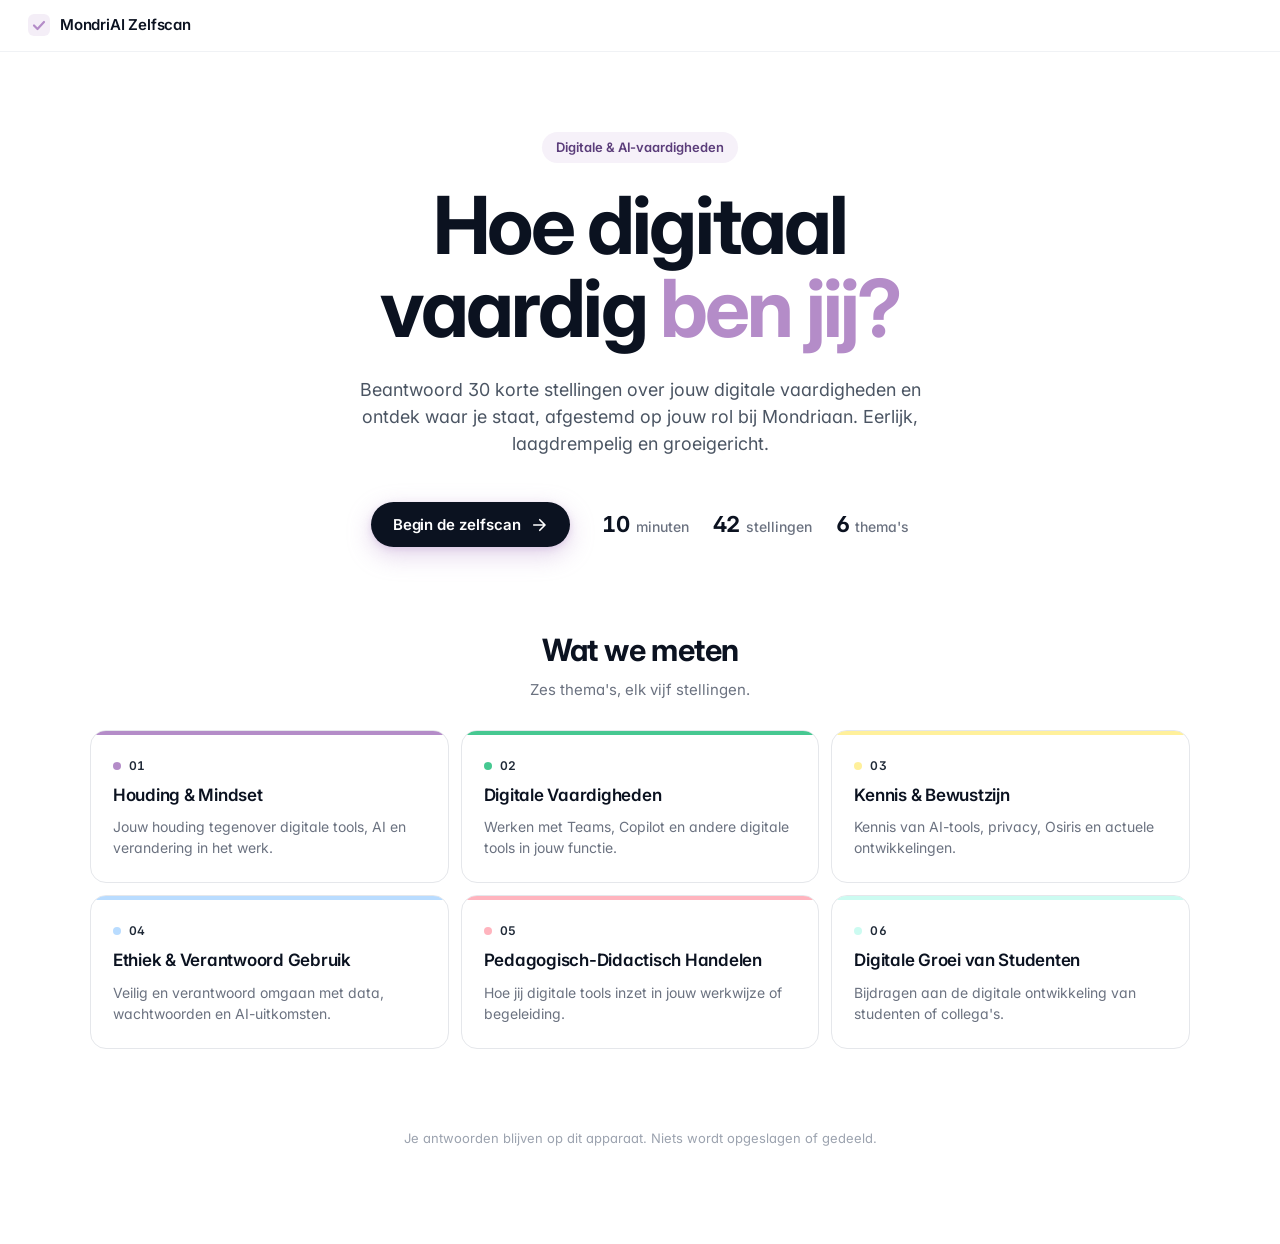
<file: index.html>
<!DOCTYPE html>
<html lang="nl">
<head>
<meta charset="UTF-8">
<meta name="viewport" content="width=device-width, initial-scale=1.0">
<title>MondriAI Zelfscan: Digitale Vaardigheden</title>
<link rel="preconnect" href="https://fonts.googleapis.com">
<link rel="preconnect" href="https://fonts.gstatic.com" crossorigin>
<link href="https://fonts.googleapis.com/css2?family=Inter:wght@400;500;600;700;800&display=swap" rel="stylesheet">
<link rel="stylesheet" href="style.css">
</head>
<body>

<!-- TOPBAR -->
<header class="topbar" id="topbar">
  <div class="brand">
    <svg width="22" height="22" viewBox="0 0 22 22" fill="none" aria-hidden="true">
      <rect width="22" height="22" rx="6" fill="currentColor" opacity=".15"/>
      <path d="M6 11.5 L9.5 15 L16 8" stroke="currentColor" stroke-width="2.2" stroke-linecap="round" stroke-linejoin="round"/>
    </svg>
    <span class="brand-name">MondriAI Zelfscan</span>
  </div>
  <div class="topbar-center" id="tbCenter"></div>
  <div class="topbar-end" id="tbEnd"></div>
</header>

<main style="flex:1;display:flex;flex-direction:column;">

<!-- WELCOME -->
<div id="screen-welcome" class="screen active welcome">
  <div class="welcome-hero">
    <div class="pre-title">Digitale &amp; AI-vaardigheden</div>
    <h1 class="welcome-title">Hoe digitaal vaardig <span class="title-accent">ben jij?</span></h1>
    <p class="welcome-lead">Beantwoord 30 korte stellingen over jouw digitale vaardigheden en ontdek waar je staat, afgestemd op jouw rol bij Mondriaan. Eerlijk, laagdrempelig en groeigericht.</p>
    <div class="welcome-cta-row">
      <button class="btn-primary" onclick="goTo('role')">
        Begin de zelfscan
        <svg width="18" height="18" viewBox="0 0 24 24" fill="none" stroke="currentColor" stroke-width="2.2" stroke-linecap="round" stroke-linejoin="round" aria-hidden="true"><path d="M5 12h14M13 5l7 7-7 7"/></svg>
      </button>
      <div class="welcome-stats">
        <div class="stat"><div class="stat-num">10</div><div class="stat-label">minuten</div></div>
        <div class="stat"><div class="stat-num">42</div><div class="stat-label">stellingen</div></div>
        <div class="stat"><div class="stat-num">6</div><div class="stat-label">thema's</div></div>
      </div>
    </div>
  </div>
  <div class="welcome-themes">
    <div class="welcome-themes-head">
      <h2 class="welcome-h2">Wat we meten</h2>
      <p class="welcome-h2-sub">Zes thema's, elk vijf stellingen.</p>
    </div>
    <div class="theme-grid" id="themeGrid"></div>
  </div>
  <footer class="welcome-foot">Je antwoorden blijven op dit apparaat. Niets wordt opgeslagen of gedeeld.</footer>
</div>

<!-- ROLE -->
<div id="screen-role" class="screen role-screen">
  <div class="role-wrap">
    <h1 class="page-title">Wat is jouw rol?</h1>
    <p class="page-sub">Kies de functiegroep die het beste bij jou past. De stellingen worden op jouw rol afgestemd.</p>
    <div class="roles-grid" id="rolesGrid"></div>
    <button class="btn-primary" id="btnNext" onclick="startScan()" disabled>
      Volgende
      <svg width="18" height="18" viewBox="0 0 24 24" fill="none" stroke="currentColor" stroke-width="2.2" stroke-linecap="round" stroke-linejoin="round" aria-hidden="true"><path d="M5 12h14M13 5l7 7-7 7"/></svg>
    </button>
  </div>
</div>

<!-- QUESTION -->
<div id="screen-question" class="screen question">
  <div class="question-container">
    <div class="question-meta">
      <div class="theme-tag" id="qThemeTag">
        <span class="theme-tag-num" id="qThemeNum">01</span>
        <span class="theme-tag-name" id="qThemeName"></span>
      </div>
      <div class="theme-dots" id="qDomainDots"></div>
    </div>
    <h2 class="question-text" id="qText"></h2>
    <div class="choices">
      <button class="choice choice-nee" id="choiceNee" onclick="doAnswer('no')">
        <span class="choice-label">Nee</span>
        <kbd class="choice-key">←</kbd>
      </button>
      <button class="choice choice-misschien" id="choiceMisschien" onclick="doAnswer('maybe')">
        <span class="choice-label">Geen mening</span>
        <kbd class="choice-key">↓</kbd>
      </button>
      <button class="choice choice-ja" id="choiceJa" onclick="doAnswer('yes')">
        <span class="choice-label">Ja</span>
        <kbd class="choice-key">→</kbd>
      </button>
    </div>
    <div class="question-foot">
      <button class="ghost-btn" id="btnBack" onclick="prevQ()" style="visibility:hidden">
        <svg width="14" height="14" viewBox="0 0 24 24" fill="none" stroke="currentColor" stroke-width="2" stroke-linecap="round" stroke-linejoin="round" aria-hidden="true"><path d="M19 12H5M12 19l-7-7 7-7"/></svg>
        Vorige
      </button>
      <span class="keyboard-hint">
        <kbd>←</kbd> <kbd>↓</kbd> <kbd>→</kbd> om te antwoorden
      </span>
    </div>
  </div>
</div>

<!-- KNOWLEDGE CHECK -->
<div id="screen-kq" class="screen kq-screen">
  <div class="kq-wrap">
    <div class="kq-card">
      <div class="kq-header">
        <div class="kq-dom-info">
          <span class="kq-dom-icon" id="kqDomIcon">🧠</span>
          <span class="kq-dom-name" id="kqDomName">Houding &amp; Mindset</span>
        </div>
        <span class="kq-level-badge" id="kqLevelBadge">A1</span>
      </div>
      <div class="kq-dom-dots" id="kqDomDots"></div>
      <p class="kq-q" id="kqText"></p>
      <div class="kq-opts" id="kqOpts"></div>
      <div id="kqExp" style="display:none"></div>
    </div>
    <button class="btn-primary" id="btnKqNext" onclick="nextKQ()" style="display:none">
      Volgende
      <svg width="18" height="18" viewBox="0 0 24 24" fill="none" stroke="currentColor" stroke-width="2.2" stroke-linecap="round" stroke-linejoin="round" aria-hidden="true"><path d="M5 12h14M13 5l7 7-7 7"/></svg>
    </button>
    <div class="kq-skip" onclick="skipKQ()">Kennischeck overslaan en direct naar rapport</div>
  </div>
</div>

<!-- REPORT -->
<div id="screen-report" class="screen report-screen">
  <div class="report-container">
    <!-- SECTIE 1: Zelfscan -->
    <div class="result-hero" id="rHero"></div>
    <div class="result-section">
      <div class="result-section-head">
        <h2 class="result-h2">Per thema</h2>
        <p class="result-h2-sub">Gebaseerd op jouw antwoorden in de zelfscan.</p>
      </div>
      <div class="result-themes" id="rDomains"></div>
    </div>
    <!-- SECTIE 2: Kennischeck -->
    <div class="result-section" id="rKqSection">
      <div class="result-section-head">
        <h2 class="result-h2">Kennischeck</h2>
        <p class="result-h2-sub" id="rKqSub"></p>
      </div>
      <div id="rKq"></div>
    </div>
    <div class="result-section">
      <div class="result-section-head">
        <h2 class="result-h2">Volgende stap</h2>
        <p class="result-h2-sub">Drie kleine stappen, deze week nog.</p>
      </div>
      <div class="next-grid">
        <div class="next-card">
          <div class="next-num">1</div>
          <div class="next-title">Kies één thema</div>
          <div class="next-text">Begin bij het thema waar de winst voor jou het grootst voelt.</div>
        </div>
        <div class="next-card">
          <div class="next-num">2</div>
          <div class="next-title">Spreek een collega aan</div>
          <div class="next-text">Iemand in je team weet er meer van. Vraag of je een keer mee mag kijken.</div>
        </div>
        <div class="next-card">
          <div class="next-num">3</div>
          <div class="next-title">Plan 30 minuten</div>
          <div class="next-text">Blok komende week tijd in je agenda om concreet te oefenen.</div>
        </div>
      </div>
    </div>
    <div class="result-actions">
      <button class="btn-primary" onclick="window.print()">
        Opslaan als PDF
        <svg width="16" height="16" viewBox="0 0 24 24" fill="none" stroke="currentColor" stroke-width="2.2" stroke-linecap="round" stroke-linejoin="round" aria-hidden="true"><path d="M21 15v4a2 2 0 0 1-2 2H5a2 2 0 0 1-2-2v-4M7 10l5 5 5-5M12 15V3"/></svg>
      </button>
      <button class="btn-secondary" onclick="exportJSON()">
        Downloaden als JSON
        <svg width="16" height="16" viewBox="0 0 24 24" fill="none" stroke="currentColor" stroke-width="2.2" stroke-linecap="round" stroke-linejoin="round" aria-hidden="true"><path d="M14 2H6a2 2 0 0 0-2 2v16a2 2 0 0 0 2 2h12a2 2 0 0 0 2-2V8z"/><polyline points="14 2 14 8 20 8"/><line x1="12" y1="18" x2="12" y2="12"/><line x1="9" y1="15" x2="15" y2="15"/></svg>
      </button>
      <button class="btn-secondary" onclick="restart()">Opnieuw doen</button>
    </div>
  </div>
</div>

</main>

<script src="app.js" defer></script>
</body>
</html>
</file>
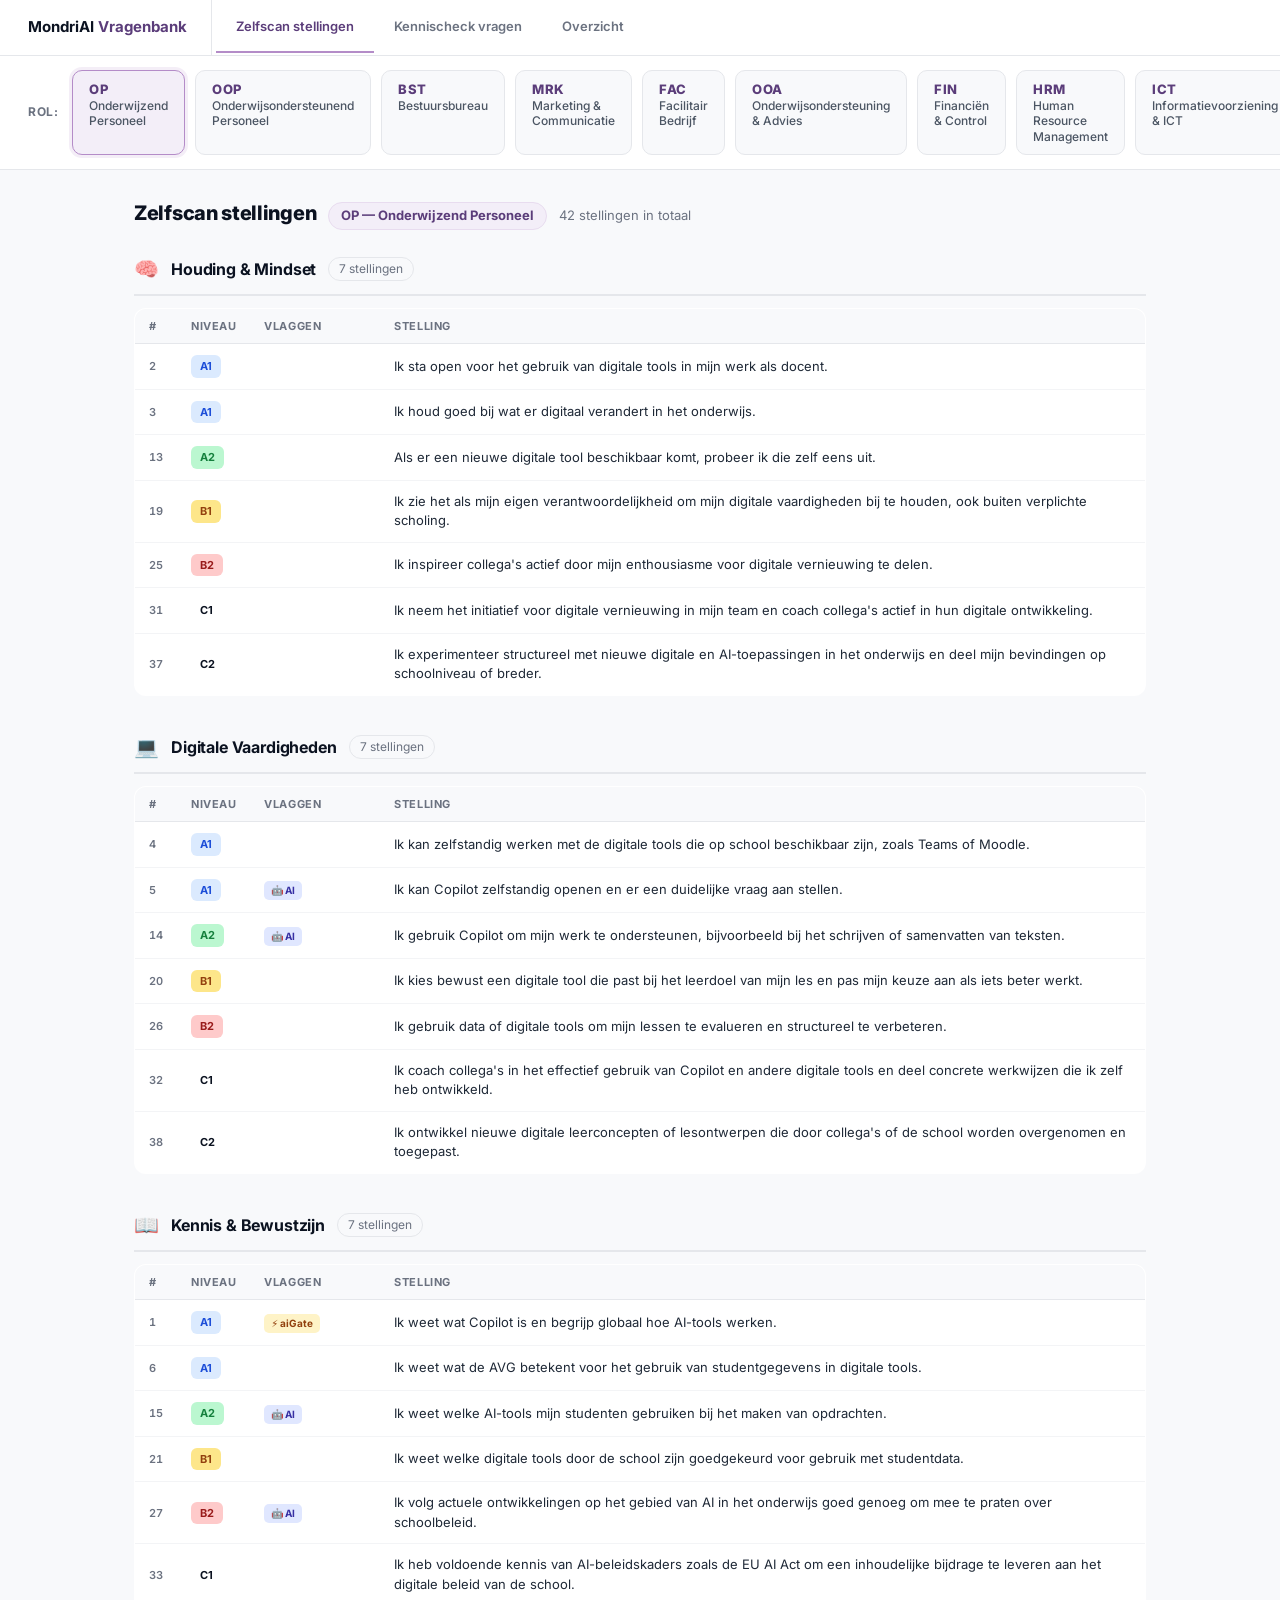
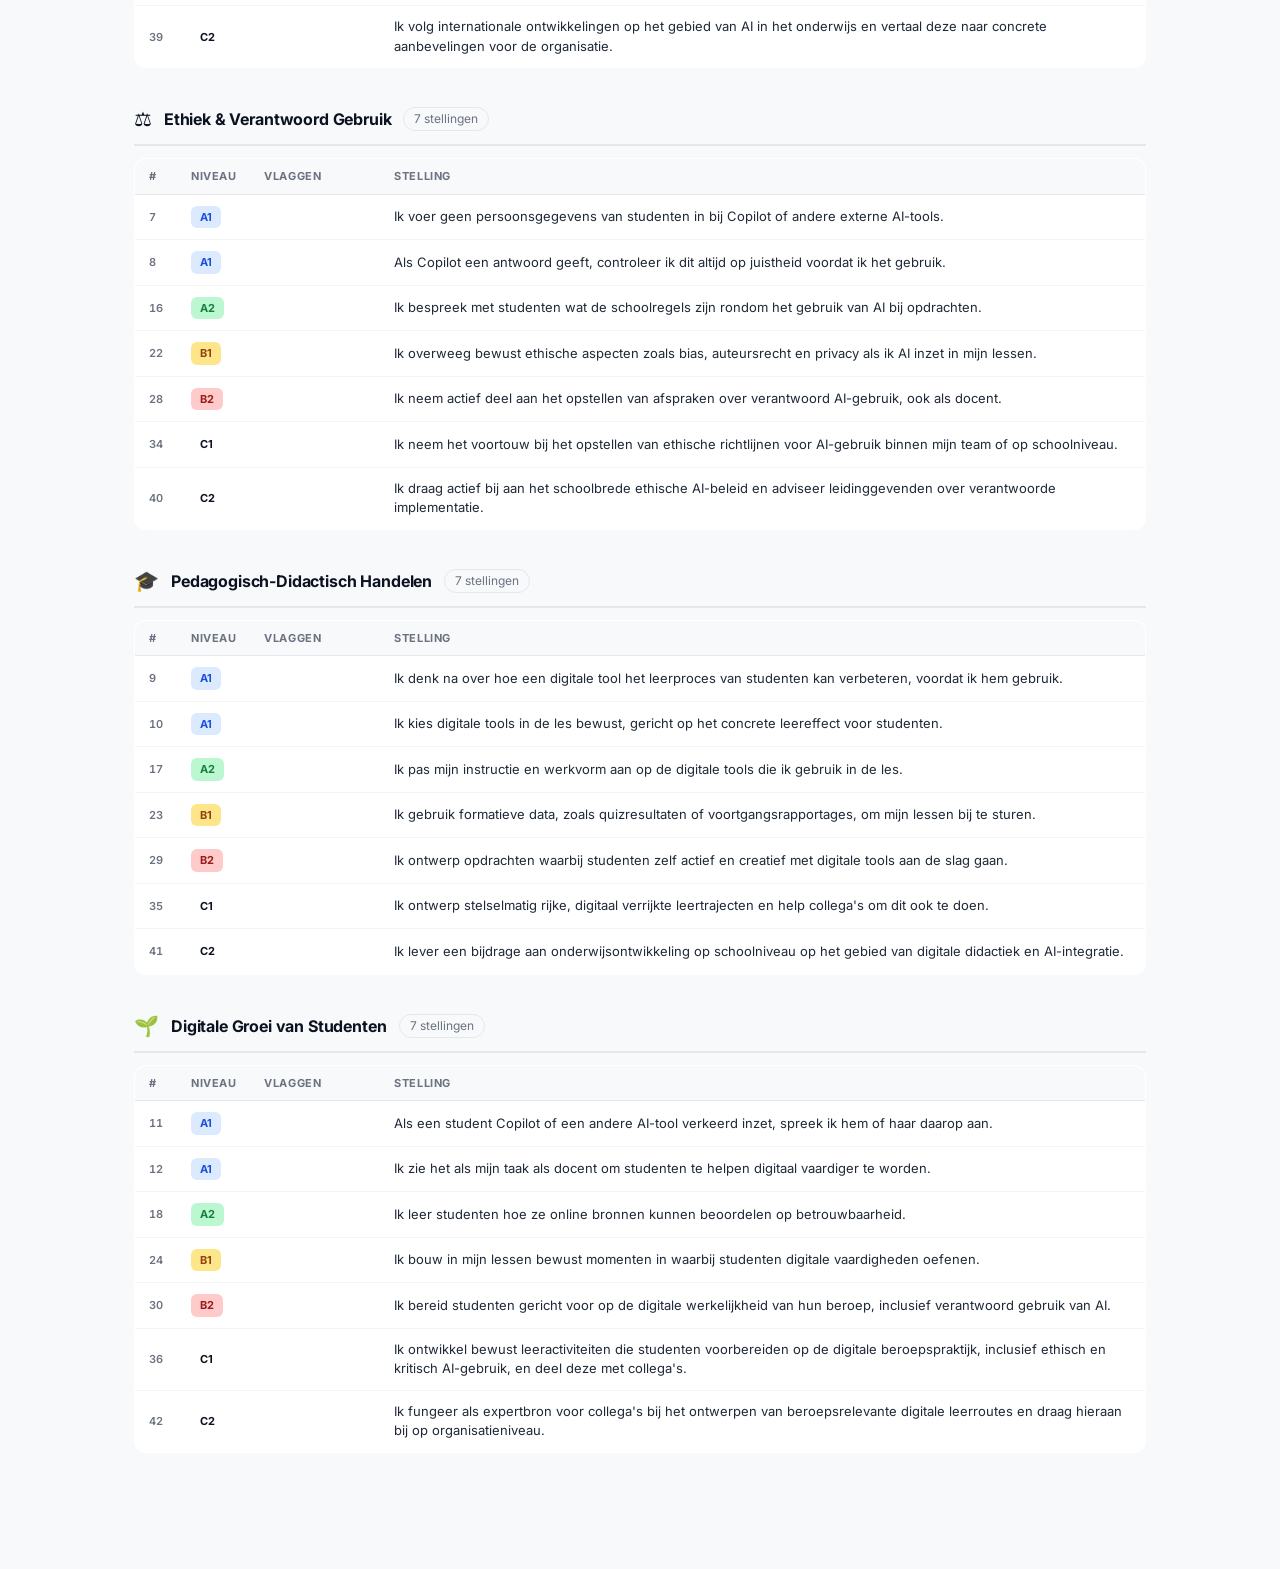
<file: vragenbank.html>
<!DOCTYPE html>
<html lang="nl">
<head>
<meta charset="UTF-8">
<meta name="viewport" content="width=device-width, initial-scale=1.0">
<title>Vragenbank – MondriAI Zelfscan</title>
<link rel="preconnect" href="https://fonts.googleapis.com">
<link href="https://fonts.googleapis.com/css2?family=Inter:wght@400;500;600;700;800&display=swap" rel="stylesheet">
<style>
*, *::before, *::after { box-sizing: border-box; margin: 0; padding: 0; }
:root {
  --bg: #F8F9FB;
  --surface: #FFFFFF;
  --ink: #0B1220;
  --ink-2: #1F2937;
  --ink-3: #4B5563;
  --ink-mute: #6B7280;
  --line: #E5E7EB;
  --accent: #B48CC8;
  --accent-ink: #5B3D7A;
  --accent-tint: #F3EEF8;
  --green: #46C891;
  --green-tint: #EDFAF4;
  --lv-a1: #DBEAFE; --lv-a1-ink: #1D4ED8;
  --lv-a2: #BBF7D0; --lv-a2-ink: #15803D;
  --lv-b1: #FDE68A; --lv-b1-ink: #92400E;
  --lv-b2: #FECACA; --lv-b2-ink: #991B1B;
}
body {
  font-family: "Inter", system-ui, sans-serif;
  background: var(--bg); color: var(--ink);
  font-size: 14px; line-height: 1.5;
  -webkit-font-smoothing: antialiased;
}

/* ── TOPBAR ── */
.topbar {
  position: sticky; top: 0; z-index: 20;
  background: #fff; border-bottom: 1px solid var(--line);
  padding: 0 28px;
  display: flex; align-items: center; gap: 0;
}
.logo { font-size: 15px; font-weight: 700; color: var(--ink); padding: 16px 24px 16px 0; white-space: nowrap; border-right: 1px solid var(--line); margin-right: 4px; }
.logo span { color: var(--accent-ink); }
.tab-nav { display: flex; }
.tab-btn {
  padding: 17px 20px; font-size: 13px; font-weight: 600;
  color: var(--ink-mute); cursor: pointer; background: none; border: none;
  border-bottom: 2px solid transparent; font-family: inherit;
  transition: color .15s, border-color .15s; white-space: nowrap;
}
.tab-btn:hover { color: var(--ink); }
.tab-btn.active { color: var(--accent-ink); border-bottom-color: var(--accent); }

/* ── ROL SELECTOR BALK ── */
.role-bar {
  background: #fff; border-bottom: 1px solid var(--line);
  padding: 14px 28px; display: flex; align-items: center; gap: 10px;
}
.role-bar-label { font-size: 12px; font-weight: 700; color: var(--ink-mute); text-transform: uppercase; letter-spacing: .05em; margin-right: 4px; white-space: nowrap; }
.role-card-btn {
  display: flex; flex-direction: column; gap: 1px;
  padding: 10px 16px; border-radius: 10px; cursor: pointer;
  border: 1.5px solid var(--line); background: var(--bg);
  font-family: inherit; text-align: left; transition: all .12s; flex: 1; max-width: 220px;
}
.role-card-btn:hover { border-color: var(--accent); background: var(--accent-tint); }
.role-card-btn.active { border-color: var(--accent); background: var(--accent-tint); box-shadow: 0 0 0 3px color-mix(in oklab, var(--accent) 15%, transparent); }
.rc-code { font-size: 13px; font-weight: 800; color: var(--accent-ink); letter-spacing: .02em; }
.rc-name { font-size: 12px; font-weight: 500; color: var(--ink-3); line-height: 1.3; }
.role-bar.hidden { display: none; }

/* ── LAYOUT ── */
.page-body { max-width: 1060px; margin: 0 auto; padding: 28px 24px 80px; }
.section-panel { display: none; }
.section-panel.active { display: block; }

/* ── PANEL HEADER ── */
.panel-header { display: flex; align-items: baseline; gap: 12px; margin-bottom: 24px; }
.panel-title { font-size: 20px; font-weight: 800; color: var(--ink); letter-spacing: -.015em; }
.panel-role-badge {
  font-size: 13px; font-weight: 700; color: var(--accent-ink);
  background: var(--accent-tint); border: 1px solid color-mix(in oklab, var(--accent) 30%, white);
  padding: 3px 12px; border-radius: 999px;
}
.panel-count { font-size: 13px; color: var(--ink-mute); }

/* ── DOMAIN BLOCK ── */
.domain-block { margin-bottom: 36px; }
.domain-head {
  display: flex; align-items: center; gap: 12px; margin-bottom: 12px;
  padding-bottom: 10px; border-bottom: 2px solid var(--line);
}
.domain-icon { font-size: 20px; }
.domain-title { font-size: 16px; font-weight: 700; color: var(--ink); letter-spacing: -.01em; }
.domain-count { font-size: 12px; color: var(--ink-mute); background: var(--bg); border: 1px solid var(--line); border-radius: 999px; padding: 2px 10px; }

/* ── STELLING TABLE ── */
.stelling-table { width: 100%; border-collapse: collapse; font-size: 13px; background: var(--surface); border-radius: 12px; overflow: hidden; border: 1px solid var(--line); }
.stelling-table th {
  text-align: left; padding: 9px 14px; font-size: 11px; font-weight: 700;
  text-transform: uppercase; letter-spacing: .05em; color: var(--ink-mute);
  background: var(--bg); border-bottom: 1px solid var(--line);
}
.stelling-table td { padding: 11px 14px; border-bottom: 1px solid #F3F4F6; vertical-align: middle; }
.stelling-table tr:last-child td { border-bottom: none; }
.stelling-table tr:hover td { background: #FAFBFC; }
.lv-badge {
  display: inline-flex; align-items: center; justify-content: center;
  font-size: 11px; font-weight: 700; border-radius: 6px; padding: 3px 9px; white-space: nowrap;
}
.lv-A1 { background: var(--lv-a1); color: var(--lv-a1-ink); }
.lv-A2 { background: var(--lv-a2); color: var(--lv-a2-ink); }
.lv-B1 { background: var(--lv-b1); color: var(--lv-b1-ink); }
.lv-B2 { background: var(--lv-b2); color: var(--lv-b2-ink); }
.flag { display: inline-flex; align-items: center; gap: 3px; font-size: 10px; font-weight: 700; border-radius: 5px; padding: 2px 7px; white-space: nowrap; }
.flag-gate { background: #FEF3C7; color: #92400E; }
.flag-ai   { background: #E0E7FF; color: #3730A3; }
.stelling-text { color: var(--ink-2); line-height: 1.5; }
.stelling-num  { font-size: 11px; color: var(--ink-mute); font-weight: 600; font-variant-numeric: tabular-nums; }

/* ── KQ CARDS ── */
.kq-grid { display: flex; flex-direction: column; gap: 14px; }
.kq-card { background: var(--surface); border: 1px solid var(--line); border-radius: 14px; padding: 20px 22px; }
.kq-card-head { display: flex; align-items: center; gap: 10px; margin-bottom: 12px; }
.kq-q-text { font-size: 15px; font-weight: 700; color: var(--ink); line-height: 1.45; margin-bottom: 14px; }
.kq-options { display: flex; flex-direction: column; gap: 7px; }
.kq-option {
  padding: 10px 14px; border-radius: 9px; font-size: 13px; line-height: 1.45;
  border: 1.5px solid var(--line); color: var(--ink-3);
  display: flex; align-items: flex-start; gap: 10px;
}
.kq-option.is-correct { border-color: var(--green); background: var(--green-tint); color: var(--ink); font-weight: 600; }
.opt-letter {
  min-width: 22px; height: 22px; border-radius: 6px; display: grid; place-items: center;
  font-size: 11px; font-weight: 700; background: var(--line); color: var(--ink-mute);
  flex-shrink: 0; margin-top: 1px;
}
.is-correct .opt-letter { background: var(--green); color: #fff; }
.kq-exp-text { margin-top: 12px; padding: 10px 14px; background: var(--green-tint); border: 1px solid #A7F3D0; border-radius: 9px; font-size: 12px; color: var(--ink-3); line-height: 1.55; }

/* ── OVERZICHT ── */
.summary-grid { display: grid; grid-template-columns: repeat(4, 1fr); gap: 14px; margin-bottom: 36px; }
.summary-card { background: var(--surface); border: 1px solid var(--line); border-radius: 14px; padding: 18px 20px; }
.summary-role { font-size: 24px; font-weight: 800; color: var(--accent-ink); letter-spacing: -.02em; }
.summary-name { font-size: 12px; font-weight: 600; color: var(--ink-3); margin: 2px 0 10px; line-height: 1.3; }
.summary-row { display: flex; justify-content: space-between; font-size: 12px; color: var(--ink-mute); padding: 5px 0; border-top: 1px solid var(--line); }
.summary-row span { font-weight: 700; color: var(--ink-2); }

.level-table { width: 100%; border-collapse: collapse; font-size: 13px; background: var(--surface); border-radius: 12px; overflow: hidden; border: 1px solid var(--line); }
.level-table th { text-align: left; padding: 8px 14px; font-size: 11px; font-weight: 700; text-transform: uppercase; letter-spacing: .05em; color: var(--ink-mute); background: var(--bg); border-bottom: 1px solid var(--line); }
.level-table td { padding: 10px 14px; border-bottom: 1px solid #F3F4F6; }
.level-table tr:last-child td { border-bottom: none; }

@media print {
  .topbar, .role-bar { display: none !important; }
  .section-panel { display: block !important; }
  .kq-card { break-inside: avoid; }
}
</style>
</head>
<body>

<!-- stubs die app.js nodig heeft bij initialisatie -->
<div id="rolesGrid" style="display:none"></div>
<div id="themeGrid" style="display:none"></div>
<div id="tbCenter"  style="display:none"></div>
<div id="tbEnd"     style="display:none"></div>

<!-- ── TOPBAR ── -->
<header class="topbar">
  <div class="logo">MondriAI <span>Vragenbank</span></div>
  <nav class="tab-nav">
    <button class="tab-btn active" onclick="switchTab('stellingen')">Zelfscan stellingen</button>
    <button class="tab-btn"        onclick="switchTab('kennischeck')">Kennischeck vragen</button>
    <button class="tab-btn"        onclick="switchTab('overzicht')">Overzicht</button>
  </nav>
</header>

<!-- ── ROL SELECTOR ── -->
<div class="role-bar" id="roleBar">
  <div class="role-bar-label">Rol:</div>
  <div id="roleCards"></div>
</div>

<div class="page-body">
  <div id="panel-stellingen" class="section-panel active"></div>
  <div id="panel-kennischeck" class="section-panel"></div>
  <div id="panel-overzicht"   class="section-panel"></div>
</div>

<script src="app.js"></script>
<script>
const LETTERS = ['A','B','C','D'];
let currentRole = 'OP';
let currentTab  = 'stellingen';

// ── TABS ──────────────────────────────────────────────
function switchTab(tab) {
  currentTab = tab;
  document.querySelectorAll('.tab-btn').forEach((b,i) => {
    b.classList.toggle('active', ['stellingen','kennischeck','overzicht'][i] === tab);
  });
  document.querySelectorAll('.section-panel').forEach(p => p.classList.remove('active'));
  document.getElementById('panel-' + tab).classList.add('active');
  // Verberg rol-balk op overzicht (toont toch alle rollen)
  document.getElementById('roleBar').classList.toggle('hidden', tab === 'overzicht');
  renderCurrent();
}

// ── ROL WISSELEN ──────────────────────────────────────
function switchRole(role) {
  currentRole = role;
  document.querySelectorAll('.role-card-btn').forEach(b => b.classList.toggle('active', b.dataset.role === role));
  renderCurrent();
}

function renderCurrent() {
  if (currentTab === 'stellingen') renderStellingen(currentRole);
  if (currentTab === 'kennischeck') renderKennischeck(currentRole);
  if (currentTab === 'overzicht') renderOverzicht();
}

// ── ROL KAARTJES ─────────────────────────────────────
function initRoleCards() {
  const wrap = document.getElementById('roleCards');
  wrap.style.cssText = 'display:flex;gap:10px;flex:1';
  wrap.innerHTML = Object.entries(ROLES).map(([k, r]) => `
    <button class="role-card-btn${k===currentRole?' active':''}" data-role="${k}" onclick="switchRole('${k}')">
      <div class="rc-code">${k}</div>
      <div class="rc-name">${r.name}</div>
    </button>`).join('');
}

// ── ZELFSCAN STELLINGEN ───────────────────────────────
function renderStellingen(role) {
  const doms  = Object.keys(Q[role]);
  const flatQ = buildQ(role);
  const panel = document.getElementById('panel-stellingen');
  const roleName = ROLES[role].name;

  let html = `<div class="panel-header">
    <div class="panel-title">Zelfscan stellingen</div>
    <div class="panel-role-badge">${role} — ${roleName}</div>
    <div class="panel-count">${flatQ.length} stellingen in totaal</div>
  </div>`;

  doms.forEach(dom => {
    const domQs = flatQ.map((q, i) => ({...q, _seq: i+1})).filter(q => q.dom === dom);
    const label  = DOM_LABELS[role][dom];

    html += `<div class="domain-block">
      <div class="domain-head">
        <span class="domain-icon">${DOM_ICONS[dom]}</span>
        <span class="domain-title">${label}</span>
        <span class="domain-count">${domQs.length} stellingen</span>
      </div>
      <table class="stelling-table">
        <thead><tr>
          <th style="width:36px">#</th>
          <th style="width:72px">Niveau</th>
          <th style="width:130px">Vlaggen</th>
          <th>Stelling</th>
        </tr></thead>
        <tbody>
          ${domQs.map(q => {
            const flags = [];
            if (q.aiGate) flags.push('<span class="flag flag-gate">⚡ aiGate</span>');
            if (q.ai)     flags.push('<span class="flag flag-ai">🤖 AI</span>');
            return `<tr>
              <td class="stelling-num">${q._seq}</td>
              <td><span class="lv-badge lv-${q.lv}">${q.lv}</span></td>
              <td style="white-space:nowrap">${flags.join(' ')}</td>
              <td class="stelling-text">${q.t}</td>
            </tr>`;
          }).join('')}
        </tbody>
      </table>
    </div>`;
  });

  panel.innerHTML = html;
}

// ── KENNISCHECK VRAGEN ────────────────────────────────
function renderKennischeck(role) {
  const doms  = Object.keys(KQ[role]);
  const panel = document.getElementById('panel-kennischeck');
  const roleName = ROLES[role].name;
  const totalQ = doms.reduce((s, d) => s + KQ[role][d].length, 0);

  let html = `<div class="panel-header">
    <div class="panel-title">Kennischeck vragen</div>
    <div class="panel-role-badge">${role} — ${roleName}</div>
    <div class="panel-count">${totalQ} vragen in totaal · juiste antwoord groen gemarkeerd</div>
  </div>`;

  doms.forEach(dom => {
    const questions = KQ[role][dom];
    const label = DOM_LABELS[role][dom];

    html += `<div class="domain-block">
      <div class="domain-head">
        <span class="domain-icon">${DOM_ICONS[dom]}</span>
        <span class="domain-title">${label}</span>
        <span class="domain-count">${questions.length} vragen</span>
      </div>
      <div class="kq-grid">
        ${questions.map(kq => `
          <div class="kq-card">
            <div class="kq-card-head">
              <span class="lv-badge lv-${kq.lv}">${kq.lv}</span>
            </div>
            <div class="kq-q-text">${kq.q}</div>
            <div class="kq-options">
              ${kq.opts.map((opt, i) => `
                <div class="kq-option${i===kq.c?' is-correct':''}">
                  <div class="opt-letter">${LETTERS[i]}</div>
                  <div>${opt}</div>
                </div>`).join('')}
            </div>
            <div class="kq-exp-text">${kq.exp}</div>
          </div>`).join('')}
      </div>
    </div>`;
  });

  panel.innerHTML = html;
}

// ── OVERZICHT ─────────────────────────────────────────
function renderOverzicht() {
  const panel = document.getElementById('panel-overzicht');

  const summaryCards = Object.keys(ROLES).map(role => {
    const flatQ   = buildQ(role);
    const kqTotal = Object.values(KQ[role]).reduce((s, arr) => s + arr.length, 0);
    const aiGateQ = flatQ.filter(q => q.aiGate).length;
    const aiQ     = flatQ.filter(q => q.ai).length;
    return `<div class="summary-card">
      <div class="summary-role">${role}</div>
      <div class="summary-name">${ROLES[role].name}</div>
      <div class="summary-row">Zelfscan stellingen <span>${flatQ.length}</span></div>
      <div class="summary-row">Kennischeck vragen <span>${kqTotal}</span></div>
      <div class="summary-row">AI-gate vragen <span>${aiGateQ}</span></div>
      <div class="summary-row">AI-afhankelijke stellingen <span>${aiQ}</span></div>
    </div>`;
  }).join('');

  // Niveau-verdeling per domein (voor alle rollen)
  let domTables = '';
  Object.keys(ROLES).forEach(role => {
    const flatQ = buildQ(role);
    const doms  = Object.keys(Q[role]);
    domTables += `<h3 style="font-size:14px;font-weight:700;color:var(--ink-3);margin:28px 0 10px;letter-spacing:.01em">${role} — ${ROLES[role].name}</h3>`;
    domTables += `<table class="level-table" style="margin-bottom:8px">
      <thead><tr>
        <th>Domein</th>
        <th style="width:80px;text-align:center">A1</th>
        <th style="width:80px;text-align:center">A2</th>
        <th style="width:80px;text-align:center">B1</th>
        <th style="width:80px;text-align:center">B2</th>
        <th style="width:80px;text-align:center">Totaal</th>
      </tr></thead>
      <tbody>
        ${doms.map(dom => {
          const label = DOM_LABELS[role][dom];
          const counts = ['A1','A2','B1','B2'].map(lv => Q[role][dom].filter(q => q.lv === lv).length);
          const total  = counts.reduce((s,n) => s+n, 0);
          return `<tr>
            <td style="font-weight:600">${DOM_ICONS[dom]} ${label}</td>
            ${counts.map((n,i) => `<td style="text-align:center"><span class="lv-badge lv-${'A1A2B1B2'.slice(i*2,i*2+2)}">${n}</span></td>`).join('')}
            <td style="text-align:center;font-weight:700;color:var(--ink)">${total}</td>
          </tr>`;
        }).join('')}
      </tbody>
    </table>`;
  });

  panel.innerHTML = `
    <div class="panel-header"><div class="panel-title">Overzicht</div></div>
    <div class="summary-grid">${summaryCards}</div>
    <h2 style="font-size:17px;font-weight:800;color:var(--ink);margin-bottom:4px">Niveau-verdeling per rol en domein</h2>
    <p style="font-size:13px;color:var(--ink-mute);margin-bottom:16px">Aantal stellingen per niveau (zelfscan)</p>
    ${domTables}`;
}

// ── INIT ──────────────────────────────────────────────
initRoleCards();
renderStellingen(currentRole);
</script>
</body>
</html>
</file>
<file: style.css>
*, *::before, *::after { box-sizing: border-box; margin: 0; padding: 0; }

:root {
  --accent:      #B48CC8;
  --accent-2:    #46C891;
  --soft-red:    #FFB4BE;
  --soft-yellow: #FFF09B;
  --soft-blue:   #B9DCFF;
  --accent-soft: color-mix(in oklab, var(--accent) 20%, white);
  --accent-tint: color-mix(in oklab, var(--accent) 12%, white);
  --accent-ink:  #5B3D7A;
  --bg:          #FFFFFF;
  --bg-2:        #FAFBFC;
  --surface:     #FFFFFF;
  --surface-2:   #F5F7FA;
  --ink:         #0B1220;
  --ink-2:       #1F2937;
  --ink-3:       #4B5563;
  --ink-mute:    #6B7280;
  --ink-faint:   #9CA3AF;
  --line:        #E5E7EB;
  --line-soft:   #F0F2F5;
  --shadow-sm:   0 1px 2px rgba(15,23,42,.04);
  --shadow-md:   0 2px 8px rgba(15,23,42,.06), 0 1px 2px rgba(15,23,42,.04);
  --shadow-lg:   0 16px 40px rgba(15,23,42,.08), 0 2px 8px rgba(15,23,42,.04);
  --shadow-accent: 0 8px 24px color-mix(in oklab, var(--accent) 38%, transparent),
                   0 2px 6px color-mix(in oklab, var(--accent) 28%, transparent);
}
html, body { min-height: 100vh; }
body {
  font-family: "Inter", -apple-system, BlinkMacSystemFont, "SF Pro Text", system-ui, sans-serif;
  background: var(--bg); color: var(--ink);
  font-size: 16px; line-height: 1.5;
  -webkit-font-smoothing: antialiased;
  font-feature-settings: "cv11","ss01";
  display: flex; flex-direction: column; min-height: 100vh;
}

/* ─── TOPBAR ─── */
.topbar {
  display: grid; grid-template-columns: 200px 1fr 200px;
  align-items: center; gap: 24px; padding: 14px 28px;
  background: color-mix(in oklab, var(--bg) 80%, transparent);
  backdrop-filter: saturate(180%) blur(20px);
  -webkit-backdrop-filter: saturate(180%) blur(20px);
  border-bottom: 1px solid var(--line-soft);
  position: sticky; top: 0; z-index: 10;
}
.brand { display: flex; align-items: center; gap: 10px; color: var(--accent); }
.brand-name { font-size: 15px; font-weight: 600; letter-spacing: -0.012em; color: var(--ink); }
.topbar-center { display: flex; align-items: center; justify-content: center; gap: 14px; }
.tb-counter { font-variant-numeric: tabular-nums; font-size: 13px; color: var(--ink-mute); font-weight: 500; white-space: nowrap; }
.tb-counter-current { color: var(--ink); font-weight: 700; }
.tb-progress { flex: 1; max-width: 260px; height: 4px; background: var(--line); border-radius: 999px; overflow: hidden; }
.tb-progress-fill { height: 100%; background: linear-gradient(90deg, var(--accent), var(--accent-2)); border-radius: 999px; transition: width .45s cubic-bezier(.2,.0,.1,1); }
.tb-theme { font-size: 13px; color: var(--ink-2); font-weight: 500; white-space: nowrap; overflow: hidden; text-overflow: ellipsis; max-width: 200px; }
.tb-label { font-size: 13px; color: var(--ink-mute); font-weight: 500; }
.topbar-end { display: flex; justify-content: flex-end; }

/* ─── BUTTONS ─── */
.btn-primary {
  appearance: none; border: 0; background: var(--ink); color: #fff;
  font-family: inherit; font-size: 15px; font-weight: 600; letter-spacing: -0.005em;
  padding: 13px 22px; border-radius: 999px; cursor: pointer;
  display: inline-flex; align-items: center; gap: 10px;
  box-shadow: var(--shadow-accent);
  transition: transform .12s ease, box-shadow .15s ease;
}
.btn-primary:hover { transform: translateY(-1px); box-shadow: 0 12px 28px color-mix(in oklab, var(--accent) 48%, transparent), 0 2px 8px color-mix(in oklab, var(--accent) 30%, transparent); }
.btn-primary:active { transform: translateY(0); }
.btn-primary:disabled { opacity: .45; cursor: not-allowed; transform: none; box-shadow: var(--shadow-sm); }
.btn-secondary {
  appearance: none; background: var(--surface); border: 1px solid var(--line); color: var(--ink);
  font-family: inherit; font-size: 15px; font-weight: 600;
  padding: 12px 22px; border-radius: 999px; cursor: pointer;
  box-shadow: var(--shadow-sm); transition: background .15s ease, border-color .15s ease;
}
.btn-secondary:hover { background: var(--surface-2); border-color: var(--ink-faint); }
.ghost-btn {
  appearance: none; background: transparent; border: 0; color: var(--ink-3);
  font-family: inherit; font-size: 14px; font-weight: 500; cursor: pointer;
  padding: 8px 12px; border-radius: 8px;
  display: inline-flex; align-items: center; gap: 6px;
  transition: background .12s ease, color .12s ease;
}
.ghost-btn:hover { background: var(--line-soft); color: var(--ink); }

kbd {
  display: inline-flex; align-items: center; justify-content: center;
  min-width: 18px; height: 20px; padding: 0 5px;
  background: var(--surface); border: 1px solid var(--line); border-bottom-width: 2px;
  border-radius: 5px; font: 600 11px/1 inherit; color: var(--ink-3);
}

/* ─── SCREENS ─── */
.screen { display: none; flex: 1; }
.screen.active { display: flex; flex-direction: column; }
@keyframes fadeUp { from { opacity:0; transform:translateY(12px); } to { opacity:1; transform:none; } }
.screen.active { animation: fadeUp .28s ease; }

/* ─── WELCOME ─── */
.welcome { flex: 1; width: 100%; flex-direction: column; align-items: center; padding: 80px 32px 96px; gap: 80px; }
.welcome-hero { max-width: 760px; width: 100%; text-align: center; display: flex; flex-direction: column; align-items: center; gap: 20px; }
.pre-title { display: inline-flex; align-items: center; padding: 6px 14px; background: var(--accent-tint); color: var(--accent-ink); border-radius: 999px; font-size: 13px; font-weight: 600; letter-spacing: -0.005em; }
.welcome-title { margin: 0; font-size: clamp(44px, 6.5vw, 80px); font-weight: 700; line-height: 1.04; letter-spacing: -0.035em; color: var(--ink); text-wrap: balance; }
.title-accent { color: var(--accent); }
.welcome-lead { margin: 8px 0 0; font-size: clamp(17px, 1.4vw, 20px); line-height: 1.5; color: var(--ink-3); max-width: 580px; text-wrap: pretty; }
.welcome-cta-row { margin-top: 24px; display: flex; align-items: center; gap: 32px; flex-wrap: wrap; justify-content: center; }
.welcome-stats { display: flex; align-items: center; gap: 24px; }
.stat { display: flex; align-items: baseline; gap: 6px; }
.stat-num { font-size: 22px; font-weight: 700; color: var(--ink); letter-spacing: -0.02em; font-variant-numeric: tabular-nums; }
.stat-label { font-size: 14px; color: var(--ink-mute); font-weight: 500; }
.welcome-themes { width: 100%; max-width: 1100px; display: flex; flex-direction: column; gap: 28px; }
.welcome-themes-head { text-align: center; display: flex; flex-direction: column; gap: 6px; }
.welcome-h2 { margin: 0; font-size: clamp(24px, 2.4vw, 32px); font-weight: 700; letter-spacing: -0.02em; color: var(--ink); }
.welcome-h2-sub { margin: 0; font-size: 15px; color: var(--ink-mute); }
.theme-grid { display: grid; grid-template-columns: repeat(3, 1fr); gap: 12px; }
.theme-card { background: var(--surface); border: 1px solid var(--line); border-radius: 16px; padding: 22px 22px 24px; display: flex; flex-direction: column; gap: 8px; transition: border-color .2s ease, transform .15s ease, box-shadow .2s ease; position: relative; overflow: hidden; }
.theme-card::before { content: ""; position: absolute; top: 0; left: 0; right: 0; height: 4px; background: var(--theme-tint, var(--accent)); }
.theme-card:hover { border-color: color-mix(in oklab, var(--theme-tint, var(--accent)) 40%, var(--line)); transform: translateY(-1px); box-shadow: var(--shadow-md); }
.theme-card-num { font-size: 12px; font-weight: 600; color: var(--ink-2); font-variant-numeric: tabular-nums; letter-spacing: 0.02em; display: inline-flex; align-items: center; gap: 8px; padding-top: 4px; }
.theme-card-num::before { content: ""; width: 8px; height: 8px; border-radius: 999px; background: var(--theme-tint, var(--accent)); }
.theme-card-name { font-size: 17px; font-weight: 600; color: var(--ink); letter-spacing: -0.015em; }
.theme-card-desc { font-size: 14px; color: var(--ink-mute); line-height: 1.5; }
.welcome-foot { font-size: 13px; color: var(--ink-faint); text-align: center; }

/* ─── ROLE ─── */
.role-screen { align-items: center; justify-content: center; padding: 48px 32px; overflow-y: auto; flex-direction: column; }
.role-wrap { max-width: 800px; width: 100%; display: flex; flex-direction: column; gap: 24px; }
.page-title { font-size: clamp(28px, 3.5vw, 42px); font-weight: 700; letter-spacing: -0.028em; line-height: 1.1; color: var(--ink); }
.page-sub { font-size: 16px; color: var(--ink-3); line-height: 1.55; }
.roles-grid { display: flex; flex-direction: column; gap: 20px; }
.role-group { display: flex; flex-direction: column; gap: 8px; }
.role-group-label { font-size: 11px; font-weight: 700; text-transform: uppercase; letter-spacing: .06em; color: var(--ink-mute); padding: 2px 0 4px; border-bottom: 1px solid var(--line); }
.role-group-cards { display: grid; grid-template-columns: repeat(3, 1fr); gap: 10px; }
.role-card { background: var(--surface); border: 1.5px solid var(--line); border-radius: 14px; padding: 16px 18px; cursor: pointer; transition: border-color .15s ease, box-shadow .15s ease, transform .12s ease; display: flex; flex-direction: column; gap: 4px; }
.role-card:hover { border-color: var(--accent); box-shadow: 0 0 0 3px var(--accent-tint); transform: translateY(-1px); }
.role-card.selected { border-color: var(--accent); background: var(--accent-tint); box-shadow: 0 0 0 3px color-mix(in oklab, var(--accent) 18%, transparent); }
.rc-code { font-size: 11px; font-weight: 700; color: var(--accent-ink); letter-spacing: 0.06em; text-transform: uppercase; }
.rc-name { font-size: 14px; font-weight: 700; color: var(--ink); letter-spacing: -0.01em; line-height: 1.3; }
.rc-desc { font-size: 12px; color: var(--ink-mute); line-height: 1.4; }

/* ─── QUESTION ─── */
.question { flex: 1; width: 100%; align-items: center; justify-content: center; padding: 40px 32px; flex-direction: column; }
.question-container { width: 100%; max-width: 760px; display: flex; flex-direction: column; gap: 32px; }
.question-meta { display: flex; align-items: center; justify-content: space-between; }
.theme-tag { display: inline-flex; align-items: center; gap: 10px; padding: 6px 14px 6px 8px; background: var(--theme-tint, var(--accent-tint)); color: var(--ink); border-radius: 999px; font-size: 13px; font-weight: 600; letter-spacing: -0.005em; }
.theme-tag-num { font-variant-numeric: tabular-nums; background: rgba(255,255,255,.6); color: var(--ink); width: 22px; height: 22px; border-radius: 999px; display: grid; place-items: center; font-size: 11px; font-weight: 700; }
.theme-dots { display: flex; align-items: center; gap: 8px; }
.theme-dot { width: 8px; height: 8px; border-radius: 999px; background: var(--line); transition: all .25s ease; flex-shrink: 0; }
.theme-dot.is-current { background: var(--accent); width: 24px; }
.theme-dot.is-done { background: color-mix(in oklab, var(--accent) 50%, var(--line)); }
.question-text { margin: 0; font-size: clamp(28px, 3.6vw, 44px); font-weight: 700; line-height: 1.12; letter-spacing: -0.025em; color: var(--ink); text-wrap: balance; }
.choices { display: grid; grid-template-columns: 1fr 1fr 1fr; gap: 12px; }
.choice {
  appearance: none; background: var(--surface); border: 1.5px solid var(--line);
  border-radius: 16px; padding: 22px 18px;
  display: flex; flex-direction: column; align-items: center; gap: 8px;
  cursor: pointer; font-family: inherit; color: var(--ink);
  transition: all .15s ease;
}
.choice:hover { transform: translateY(-1px); }
.choice-nee:hover { background: color-mix(in oklab, var(--soft-red) 35%, white); border-color: var(--soft-red); }
.choice-misschien:hover { background: color-mix(in oklab, var(--soft-yellow) 35%, white); border-color: var(--soft-yellow); }
.choice-ja:hover { background: color-mix(in oklab, var(--accent-2) 18%, white); border-color: var(--accent-2); }
.choice.is-selected { transform: translateY(-1px); box-shadow: 0 10px 24px rgba(15,23,42,.08), 0 2px 6px rgba(15,23,42,.04); }
.choice-nee.is-selected { background: var(--soft-red); border-color: var(--soft-red); }
.choice-misschien.is-selected { background: var(--soft-yellow); border-color: var(--soft-yellow); }
.choice-ja.is-selected { background: var(--accent-2); border-color: var(--accent-2); }
.choice.is-selected .choice-key { background: rgba(255,255,255,.5); border-color: transparent; }
.choice-label { font-size: 18px; font-weight: 600; letter-spacing: -0.015em; }
.choice-key { display: inline-flex; align-items: center; justify-content: center; min-width: 22px; height: 22px; padding: 0 8px; background: var(--surface); border: 1px solid var(--line); border-bottom-width: 2px; border-radius: 6px; font-size: 12px; font-weight: 600; color: var(--ink-mute); }
.question-foot { display: flex; justify-content: space-between; align-items: center; }
.keyboard-hint { font-size: 13px; color: var(--ink-mute); display: inline-flex; align-items: center; gap: 6px; }

/* ─── KNOWLEDGE CHECK ─── */
.kq-screen { align-items: center; justify-content: center; padding: 40px 32px; overflow-y: auto; flex-direction: column; }
.kq-wrap { max-width: 640px; width: 100%; display: flex; flex-direction: column; gap: 12px; }
.kq-card { background: var(--surface); border: 1px solid var(--line); border-radius: 16px; padding: 28px; box-shadow: var(--shadow-md); }
.kq-header { display: flex; align-items: center; justify-content: space-between; margin-bottom: 14px; }
.kq-dom-info { display: flex; align-items: center; gap: 10px; }
.kq-dom-icon { font-size: 20px; }
.kq-dom-name { font-size: 15px; font-weight: 700; color: var(--ink); letter-spacing: -0.01em; }
.kq-level-badge { background: var(--accent-tint); color: var(--accent-ink); border-radius: 8px; padding: 5px 12px; font-size: 12px; font-weight: 700; letter-spacing: 0.02em; }
.kq-dom-dots { display: flex; gap: 8px; margin-bottom: 20px; }
.kq-dom-dot { width: 8px; height: 8px; border-radius: 999px; background: var(--line); transition: all .25s; flex-shrink: 0; }
.kq-dom-dot.done { background: color-mix(in oklab, var(--accent) 50%, var(--line)); }
.kq-dom-dot.active { background: var(--accent); width: 24px; }
.kq-q { font-size: 19px; font-weight: 700; color: var(--ink); line-height: 1.4; margin-bottom: 20px; letter-spacing: -0.012em; }
.kq-opts { display: flex; flex-direction: column; gap: 9px; }
.kq-opt { padding: 14px 18px; border: 1.5px solid var(--line); border-radius: 12px; cursor: pointer; font-size: 14px; font-family: inherit; transition: all .15s; background: var(--surface); text-align: left; font-weight: 500; color: var(--ink); width: 100%; }
.kq-opt:hover:not(:disabled) { border-color: var(--accent); background: var(--accent-tint); }
.kq-opt.correct { border-color: var(--accent-2); background: color-mix(in oklab, var(--accent-2) 15%, white); font-weight: 600; }
.kq-opt.wrong { border-color: var(--soft-red); background: color-mix(in oklab, var(--soft-red) 25%, white); font-weight: 600; }
.kq-opt.reveal { border-color: var(--accent-2); background: color-mix(in oklab, var(--accent-2) 10%, white); }
.kq-opt:disabled { cursor: default; }
.kq-exp { padding: 14px 16px; border-radius: 12px; font-size: 13px; line-height: 1.55; font-weight: 500; margin-top: 12px; }
.kq-exp.good { background: color-mix(in oklab, var(--accent-2) 12%, white); color: var(--ink-3); border: 1px solid color-mix(in oklab, var(--accent-2) 35%, white); }
.kq-exp.bad { background: color-mix(in oklab, var(--soft-red) 15%, white); color: var(--ink-3); border: 1px solid color-mix(in oklab, var(--soft-red) 40%, white); }
.kq-skip { text-align: center; font-size: 13px; color: var(--ink-faint); cursor: pointer; padding: 8px; }
.kq-skip:hover { color: var(--ink-mute); text-decoration: underline; }

/* ─── REPORT ─── */
.report-screen { padding: 56px 32px 96px; overflow-y: auto; justify-content: center; flex-direction: column; align-items: center; }
.report-container { width: 100%; max-width: 880px; display: flex; flex-direction: column; gap: 56px; }
.result-hero { text-align: center; display: flex; flex-direction: column; align-items: center; gap: 16px; }
.result-title { margin: 0; font-size: clamp(40px, 5.5vw, 64px); font-weight: 700; line-height: 1.05; letter-spacing: -0.03em; color: var(--ink); text-wrap: balance; }
.result-lead { margin: 0; font-size: 17px; line-height: 1.55; color: var(--ink-3); max-width: 560px; text-wrap: pretty; }
.score-card { margin-top: 16px; width: 100%; background: var(--surface); border: 1px solid var(--line); border-radius: 24px; padding: 32px 32px 28px; box-shadow: var(--shadow-md); display: flex; flex-direction: column; align-items: center; gap: 20px; }
.score-main { display: flex; align-items: baseline; gap: 4px; }
.score-num { font-size: clamp(72px, 9vw, 108px); font-weight: 700; color: var(--ink); letter-spacing: -0.04em; line-height: 1; font-variant-numeric: tabular-nums; }
.score-of { font-size: 22px; font-weight: 600; color: var(--ink-faint); letter-spacing: -0.02em; }
.score-bar { width: 100%; max-width: 360px; height: 8px; background: var(--line); border-radius: 999px; overflow: hidden; }
.score-bar-fill { height: 100%; background: linear-gradient(90deg, var(--accent), var(--accent-2)); border-radius: 999px; transition: width 1s cubic-bezier(.2,.0,.1,1); }
.score-meta { display: flex; align-items: stretch; gap: 28px; width: 100%; max-width: 520px; justify-content: center; margin-top: 4px; }
.score-meta-item { display: flex; flex-direction: column; gap: 2px; text-align: center; flex: 1; }
.score-meta-label { font-size: 12px; color: var(--ink-mute); font-weight: 500; text-transform: uppercase; letter-spacing: 0.04em; }
.score-meta-val { font-size: 15px; color: var(--ink); font-weight: 600; letter-spacing: -0.01em; }
.score-meta-divider { width: 1px; background: var(--line); }
.result-section { display: flex; flex-direction: column; gap: 20px; }
.result-section-head { display: flex; flex-direction: column; gap: 4px; }
.result-h2 { margin: 0; font-size: clamp(22px, 2.2vw, 28px); font-weight: 700; letter-spacing: -0.022em; color: var(--ink); }
.result-h2-sub { margin: 0; font-size: 15px; color: var(--ink-mute); }
.result-themes { display: flex; flex-direction: column; gap: 10px; }
.result-theme { background: var(--surface); border: 1px solid var(--line); border-radius: 16px; padding: 20px 24px; display: flex; flex-direction: column; gap: 12px; transition: border-color .15s ease; }
.result-theme:hover { border-color: color-mix(in oklab, var(--accent) 30%, var(--line)); }
.result-theme-head { display: flex; align-items: center; justify-content: space-between; gap: 16px; }
.result-theme-name { display: inline-flex; align-items: center; gap: 12px; font-size: 16px; font-weight: 600; color: var(--ink); letter-spacing: -0.01em; }
.result-theme-num { font-size: 12px; color: var(--ink-2); font-weight: 600; font-variant-numeric: tabular-nums; background: var(--theme-tint, var(--accent-tint)); padding: 3px 8px; border-radius: 6px; min-width: 28px; text-align: center; }
.result-theme-badge { font-size: 13px; font-weight: 700; color: var(--ink-2); background: var(--theme-tint, var(--accent-tint)); padding: 4px 10px; border-radius: 999px; white-space: nowrap; }
.result-theme-bar { height: 6px; background: var(--line); border-radius: 999px; overflow: hidden; }
.result-theme-bar-fill { height: 100%; background: var(--theme-tint, var(--accent)); border-radius: 999px; transition: width 1s cubic-bezier(.2,.0,.1,1); }
.result-theme-advice { margin: 4px 0 0; font-size: 14px; color: var(--ink-3); line-height: 1.55; }
.result-theme-next { padding: 12px 16px; background: var(--surface-2); border-radius: 10px; }
.result-theme-next-lbl { font-size: 11px; font-weight: 700; text-transform: uppercase; letter-spacing: 0.05em; color: var(--accent-ink); margin-bottom: 4px; }
.result-theme-next-text { font-size: 13px; color: var(--ink-3); line-height: 1.5; }
.next-grid { display: grid; grid-template-columns: repeat(3, 1fr); gap: 12px; }
.next-card { background: var(--surface); border: 1px solid var(--line); border-radius: 16px; padding: 22px; display: flex; flex-direction: column; gap: 8px; }
.next-num { width: 28px; height: 28px; border-radius: 999px; background: var(--accent-tint); color: var(--accent-ink); display: grid; place-items: center; font-size: 14px; font-weight: 700; }
.next-title { font-size: 16px; font-weight: 600; color: var(--ink); letter-spacing: -0.012em; margin-top: 4px; }
.next-text { font-size: 14px; color: var(--ink-mute); line-height: 1.55; }
.result-actions { display: flex; gap: 12px; justify-content: center; padding-top: 8px; }
.kq-result-summary { background: var(--surface); border: 1px solid var(--line); border-radius: 16px; padding: 20px 24px; display: flex; align-items: center; gap: 16px; box-shadow: var(--shadow-sm); margin-bottom: 12px; }
.kq-ring { width: 48px; height: 48px; border-radius: 999px; display: grid; place-items: center; font-size: 14px; font-weight: 800; color: var(--ink); flex-shrink: 0; }
.kq-result-text { font-size: 14px; color: var(--ink-3); line-height: 1.55; }
.kq-result-text strong { color: var(--ink); font-weight: 700; display: block; margin-bottom: 2px; }
.kq-dom-results { display: flex; flex-direction: column; gap: 8px; }
.kq-dom-result { display: flex; align-items: center; gap: 12px; background: var(--surface); border: 1px solid var(--line); border-radius: 12px; padding: 12px 16px; border-left: 4px solid var(--theme-tint, var(--accent)); }
.kq-dom-result-num { font-size: 11px; font-weight: 700; color: var(--ink-mute); letter-spacing: 0.04em; min-width: 24px; }
.kq-dom-result-name { flex: 1; font-size: 14px; font-weight: 600; color: var(--ink); letter-spacing: -0.008em; }
.kq-dom-result-lv { font-size: 13px; font-weight: 700; color: var(--accent-ink); background: var(--accent-tint); padding: 3px 10px; border-radius: 999px; }
.kq-skipped-msg { display: flex; align-items: center; justify-content: space-between; background: var(--surface-2); border: 1px solid var(--line); border-radius: 12px; padding: 16px 20px; font-size: 14px; color: var(--ink-mute); }

/* ─── RESPONSIVE ─── */
@media (max-width: 880px) {
  .topbar { grid-template-columns: auto 1fr auto; padding: 12px 16px; gap: 10px; }
  .tb-theme { display: none; }
  .tb-progress { max-width: 100%; }
  .welcome { padding: 48px 18px 64px; gap: 56px; }
  .welcome-cta-row { gap: 20px; flex-direction: column-reverse; }
  .welcome-stats { gap: 16px; }
  .theme-grid { grid-template-columns: 1fr; }
  .role-group-cards { grid-template-columns: 1fr; }
  .question { padding: 24px 18px; }
  .question-container { gap: 24px; }
  .choices { grid-template-columns: 1fr; }
  .kq-screen { padding: 24px 18px; }
  .role-screen { padding: 32px 18px; }
  .report-screen { padding: 32px 18px 64px; }
  .report-container { gap: 40px; }
  .score-card { padding: 24px 20px; border-radius: 20px; }
  .next-grid { grid-template-columns: 1fr; }
}
@media print {
  .topbar, .result-actions { display: none !important; }
  body { background: white; }
  .score-card, .result-theme, .next-card { box-shadow: none; break-inside: avoid; }
}
</file>
